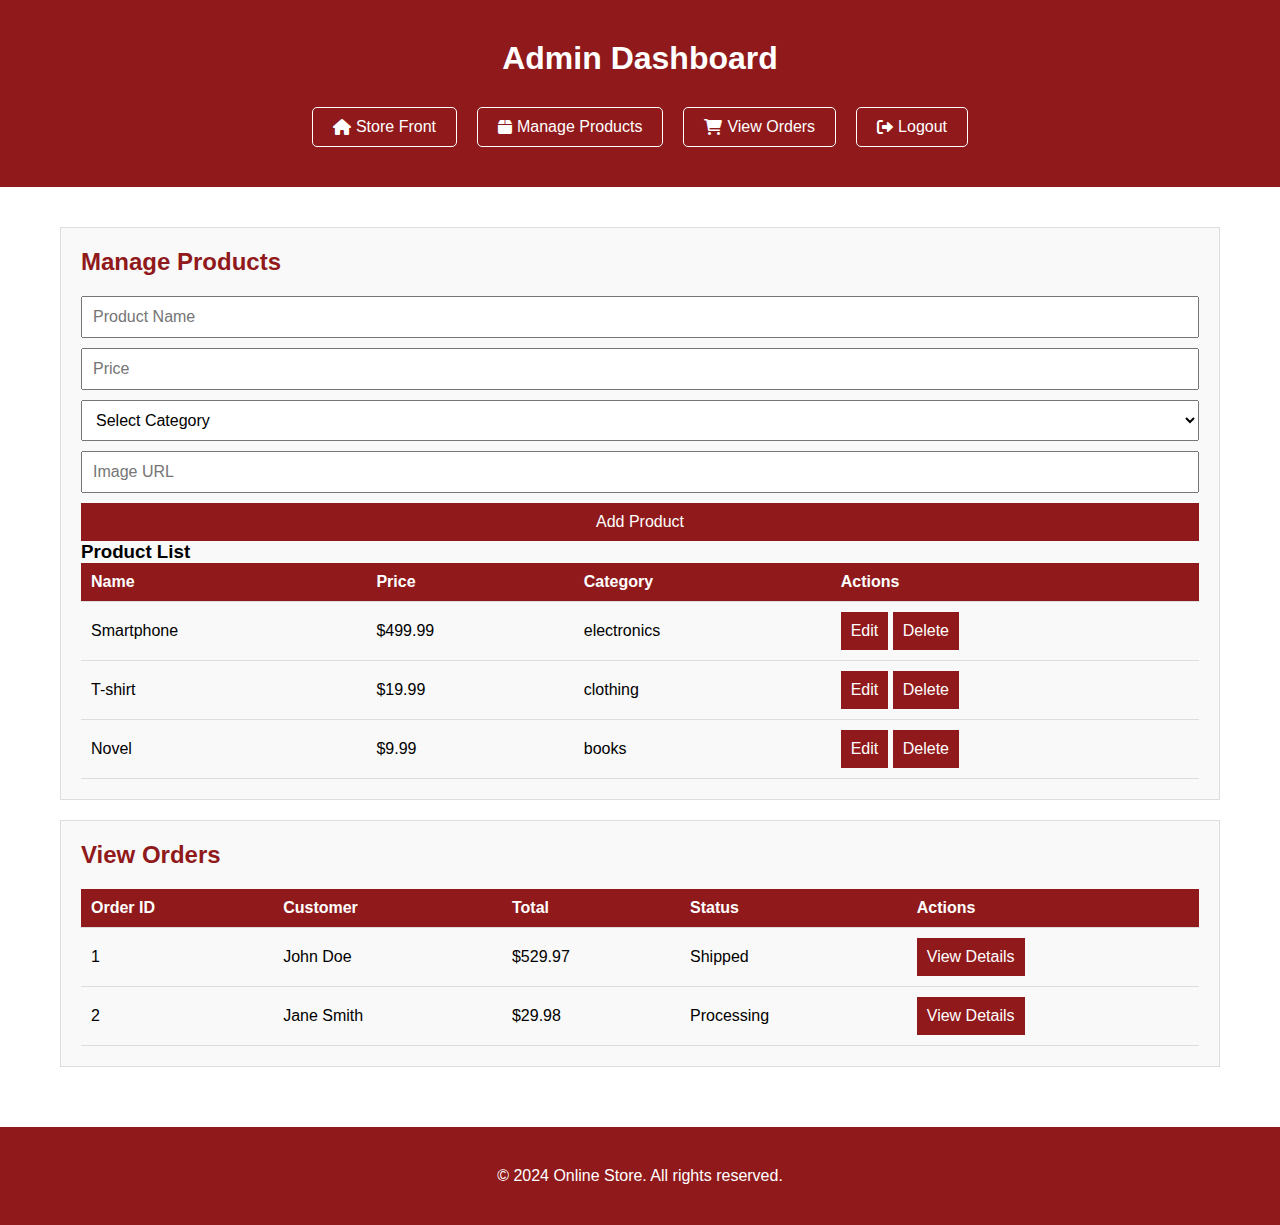
<file: admin.html>
<!DOCTYPE html>
<html lang="en">
<head>
    <meta charset="UTF-8">
    <meta name="viewport" content="width=device-width, initial-scale=1.0">
    <title>Admin Dashboard - Online Store</title>
    <link rel="stylesheet" href="https://cdnjs.cloudflare.com/ajax/libs/font-awesome/6.0.0-beta3/css/all.min.css">
    <style>
        * {
            margin: 0;
            padding: 0;
            box-sizing: border-box;
        }

        body {
            font-family: Arial, sans-serif;
            display: flex;
            flex-direction: column;
            min-height: 100vh;
        }

        .container {
            max-width: 1200px;
            margin: 0 auto;
            padding: 20px;
        }

        header {
            background-color: #90191B;
            color: white;
            padding: 20px 0;
        }

        header h1 {
            text-align: center;
            margin-bottom: 30px;
        }

        nav ul {
            list-style: none;
            display: flex;
            justify-content: center;
            gap: 20px;
        }

        nav ul li a {
            color: white;
            text-decoration: none;
            padding: 10px 20px;
            border: 1px solid white;
            border-radius: 5px;
            display: flex;
            align-items: center;
        }

        nav ul li a i {
            margin-right: 5px;
        }

        nav ul li a:hover {
            background-color: white;
            color: #90191B;
        }

        main {
            flex: 1;
            padding: 20px;
        }

        h2 {
            color: #90191B;
            margin-bottom: 20px;
        }

        .admin-section {
            background-color: #f9f9f9;
            border: 1px solid #ddd;
            padding: 20px;
            margin-bottom: 20px;
        }

        form {
            display: flex;
            flex-direction: column;
            gap: 10px;
        }

        input, select, button {
            padding: 10px;
            font-size: 1em;
        }

        button {
            background-color: #90191B;
            color: white;
            border: none;
            cursor: pointer;
        }

        button:hover {
            background-color: #B81A1B;
        }

        table {
            width: 100%;
            border-collapse: collapse;
        }

        th, td {
            padding: 10px;
            text-align: left;
            border-bottom: 1px solid #ddd;
        }

        th {
            background-color: #90191B;
            color: white;
        }

        footer {
            background-color: #90191B;
            color: white;
            text-align: center;
            padding: 20px 0;
        }

        @media(max-width: 768px) {
            nav ul {
                flex-direction: column;
                align-items: center;
            }
        }
    </style>
</head>
<body>
    <header>
        <div class="container">
            <h1>Admin Dashboard</h1>
            <nav>
                <ul>
                    <li><a href="index.html"><i class="fas fa-home"></i> Store Front</a></li>
                    <li><a href="#products"><i class="fas fa-box"></i> Manage Products</a></li>
                    <li><a href="#orders"><i class="fas fa-shopping-cart"></i> View Orders</a></li>
                    <li><a href="#" onclick="logout()"><i class="fas fa-sign-out-alt"></i> Logout</a></li>
                </ul>
            </nav>
        </div>
    </header>

    <main>
        <div class="container">
            <section id="products" class="admin-section">
                <h2>Manage Products</h2>
                <form id="add-product-form">
                    <input type="text" id="product-name" placeholder="Product Name" required>
                    <input type="number" id="product-price" placeholder="Price" step="0.01" required>
                    <select id="product-category" required>
                        <option value="">Select Category</option>
                        <option value="electronics">Electronics</option>
                        <option value="clothing">Clothing</option>
                        <option value="books">Books</option>
                    </select>
                    <input type="text" id="product-image" placeholder="Image URL" required>
                    <button type="submit">Add Product</button>
                </form>
                <h3>Product List</h3>
                <table id="product-list">
                    <thead>
                        <tr>
                            <th>Name</th>
                            <th>Price</th>
                            <th>Category</th>
                            <th>Actions</th>
                        </tr>
                    </thead>
                    <tbody>
                        <!-- Product rows will be dynamically added here -->
                    </tbody>
                </table>
            </section>

            <section id="orders" class="admin-section">
                <h2>View Orders</h2>
                <table id="order-list">
                    <thead>
                        <tr>
                            <th>Order ID</th>
                            <th>Customer</th>
                            <th>Total</th>
                            <th>Status</th>
                            <th>Actions</th>
                        </tr>
                    </thead>
                    <tbody>
                        <!-- Order rows will be dynamically added here -->
                    </tbody>
                </table>
            </section>
        </div>
    </main>

    <footer>
        <div class="container">
            <p>&copy; 2024 Online Store. All rights reserved.</p>
        </div>
    </footer>

    <script>
        // Sample product data
        let products = [
            { id: 1, name: "Smartphone", price: 499.99, category: "electronics", image: "smartphone.jpg" },
            { id: 2, name: "T-shirt", price: 19.99, category: "clothing", image: "tshirt.jpg" },
            { id: 3, name: "Novel", price: 9.99, category: "books", image: "novel.jpg" }
        ];

        // Sample order data
        let orders = [
            { id: 1, customer: "John Doe", total: 529.97, status: "Shipped" },
            { id: 2, customer: "Jane Smith", total: 29.98, status: "Processing" }
        ];

        // Function to display products
        function displayProducts() {
            const productList = document.getElementById('product-list').getElementsByTagName('tbody')[0];
            productList.innerHTML = '';
            products.forEach(product => {
                const row = productList.insertRow();
                row.innerHTML = `
                    <td>${product.name}</td>
                    <td>$${product.price.toFixed(2)}</td>
                    <td>${product.category}</td>
                    <td>
                        <button onclick="editProduct(${product.id})">Edit</button>
                        <button onclick="deleteProduct(${product.id})">Delete</button>
                    </td>
                `;
            });
        }

        // Function to display orders
        function displayOrders() {
            const orderList = document.getElementById('order-list').getElementsByTagName('tbody')[0];
            orderList.innerHTML = '';
            orders.forEach(order => {
                const row = orderList.insertRow();
                row.innerHTML = `
                    <td>${order.id}</td>
                    <td>${order.customer}</td>
                    <td>$${order.total.toFixed(2)}</td>
                    <td>${order.status}</td>
                    <td>
                        <button onclick="viewOrderDetails(${order.id})">View Details</button>
                    </td>
                `;
            });
        }

        // Function to add a new product
        document.getElementById('add-product-form').addEventListener('submit', function(e) {
            e.preventDefault();
            const newProduct = {
                id: products.length + 1,
                name: document.getElementById('product-name').value,
                price: parseFloat(document.getElementById('product-price').value),
                category: document.getElementById('product-category').value,
                image: document.getElementById('product-image').value
            };
            products.push(newProduct);
            displayProducts();
            this.reset();
        });

        // Function to edit a product (placeholder)
        function editProduct(id) {
            alert(`Edit product with ID ${id}`);
            // Implement edit functionality
        }

        // Function to delete a product
        function deleteProduct(id) {
            products = products.filter(product => product.id !== id);
            displayProducts();
        }

        // Function to view order details (placeholder)
        function viewOrderDetails(id) {
            alert(`View details for order ${id}`);
            // Implement order details view
        }

        // Function to handle logout
        function logout() {
            alert("You have been logged out.");
            // Redirect to login page or implement actual logout logic
            window.location.href = "index.html";
        }

        // Initialize the dashboard
        displayProducts();
        displayOrders();
    </script>
</body>
</html>
</file>
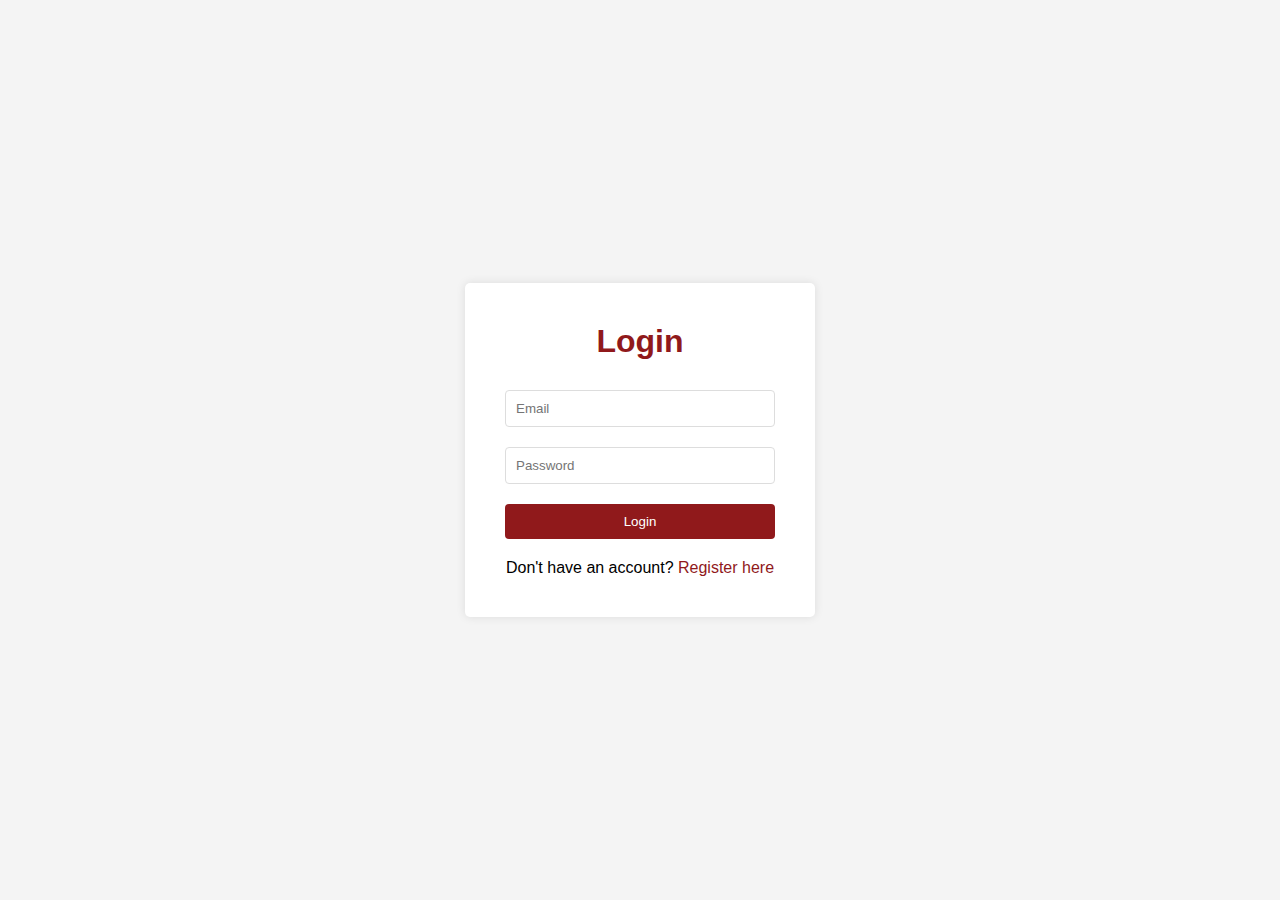
<file: login.html>
<!DOCTYPE html>
<html lang="en">
<head>
    <meta charset="UTF-8">
    <meta name="viewport" content="width=device-width, initial-scale=1.0">
    <title>Login - Online Store</title>
    <link rel="stylesheet" href="https://cdnjs.cloudflare.com/ajax/libs/font-awesome/6.0.0-beta3/css/all.min.css">
    <style>
        * {
            margin: 0;
            padding: 0;
            box-sizing: border-box;
        }

        body {
            font-family: Arial, sans-serif;
            background-color: #f4f4f4;
            display: flex;
            justify-content: center;
            align-items: center;
            height: 100vh;
        }

        .login-container {
            background-color: white;
            padding: 40px;
            border-radius: 5px;
            box-shadow: 0 0 10px rgba(0, 0, 0, 0.1);
            width: 350px;
        }

        h1 {
            text-align: center;
            color: #90191B;
            margin-bottom: 20px;
        }

        form {
            display: flex;
            flex-direction: column;
        }

        input {
            margin: 10px 0;
            padding: 10px;
            border: 1px solid #ddd;
            border-radius: 4px;
        }

        button {
            background-color: #90191B;
            color: white;
            border: none;
            padding: 10px;
            border-radius: 4px;
            cursor: pointer;
            margin-top: 10px;
        }

        button:hover {
            background-color: #B81A1B;
        }

        .register-link {
            text-align: center;
            margin-top: 20px;
        }

        .register-link a {
            color: #90191B;
            text-decoration: none;
        }

        .register-link a:hover {
            text-decoration: underline;
        }
    </style>
</head>
<body>
    <div class="login-container">
        <h1>Login</h1>
        <form id="login-form">
            <input type="email" id="email" placeholder="Email" required>
            <input type="password" id="password" placeholder="Password" required>
            <button type="submit">Login</button>
        </form>
        <div class="register-link">
            <p>Don't have an account? <a href="register.html">Register here</a></p>
        </div>
    </div>

    <script>
        document.getElementById('login-form').addEventListener('submit', function(e) {
    e.preventDefault();
    const email = document.getElementById('email').value;
    const password = document.getElementById('password').value;
    
    // Simulate login process (you would typically send the login data to your server)
    console.log('Login attempt:', { email, password });
    
    // Assuming login is successful (add actual authentication logic here)
    alert('Login successful!');
    
    // Redirect to index.html after successful login
    window.location.href = 'index.html';
});

    </script>
</body>
</html>
</file>
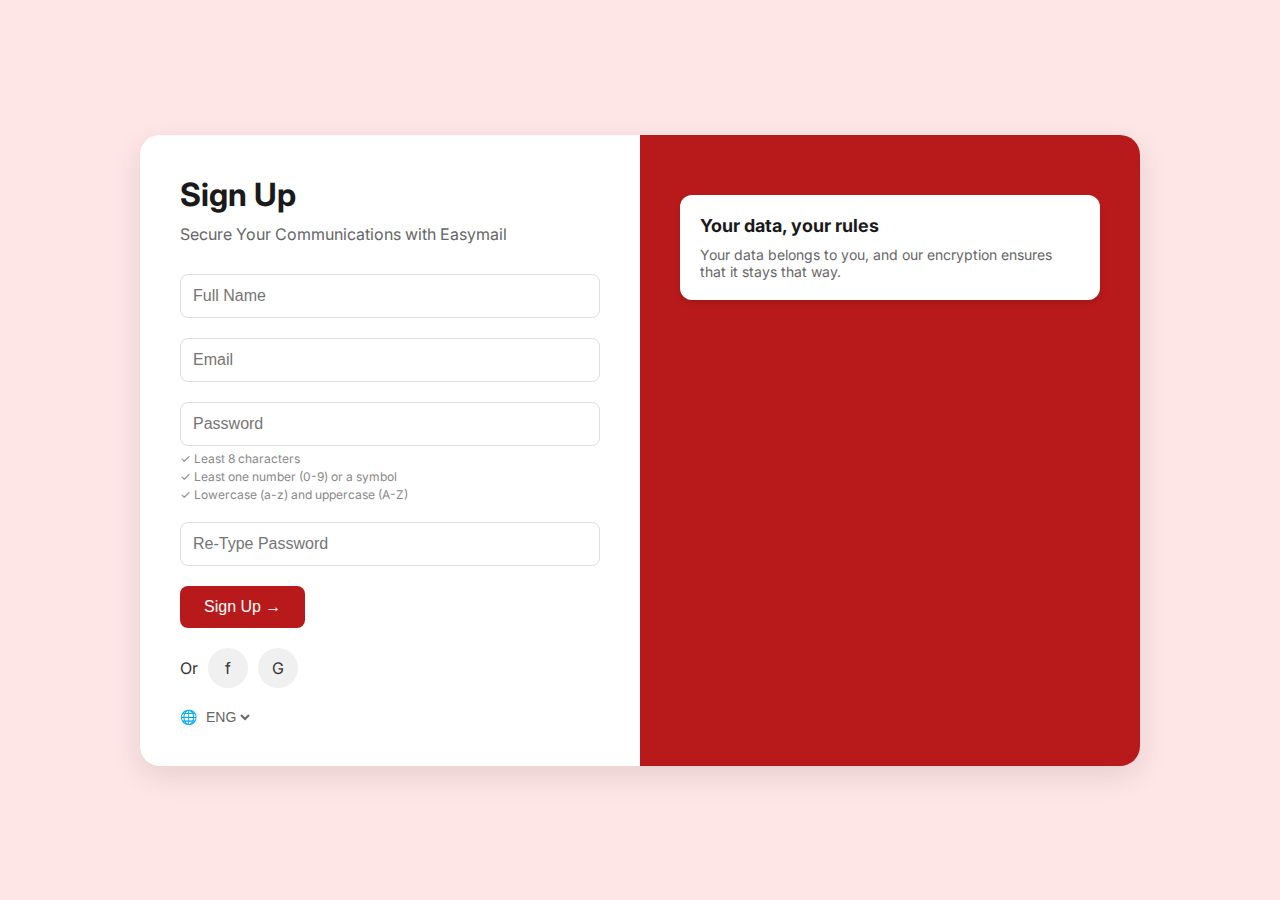
<file: register.html>
<!DOCTYPE html>
<html lang="en">
<head>
    <meta charset="UTF-8">
    <meta name="viewport" content="width=device-width, initial-scale=1.0">
    <title>Sign Up - Easymail</title>
    <link href="https://fonts.googleapis.com/css2?family=Inter:wght@400;500;600&display=swap" rel="stylesheet">
    <style>
        * {
            margin: 0;
            padding: 0;
            box-sizing: border-box;
        }

        body {
            font-family: 'Inter', sans-serif;
            background-color: #FFE6E6;
            display: flex;
            justify-content: center;
            align-items: center;
            height: 100vh;
            color: #333;
        }

        /* Container styles */
        .container {
            background-color: white;
            border-radius: 20px;
            box-shadow: 0 10px 30px rgba(0, 0, 0, 0.1);
            display: flex;
            width: 1000px;
            overflow: hidden;
        }

        /* Sign-up form styles */
        .signup-form {
            flex: 1;
            padding: 40px;
        }

        h1 {
            font-size: 32px;
            margin-bottom: 10px;
            color: #1a1a1a;
        }

        .subtitle {
            color: #666;
            margin-bottom: 30px;
        }

        /* Input styles */
        .input-group {
            margin-bottom: 20px;
        }

        .input-group input {
            width: 100%;
            padding: 12px;
            border: 1px solid #ddd;
            border-radius: 8px;
            font-size: 16px;
            transition: border-color 0.3s;
        }

        .input-group input:focus {
            outline: none;
            border-color: #B81A1B;
        }

        /* Password requirements */
        .password-requirements {
            font-size: 12px;
            color: #888;
            margin-top: 5px;
            list-style-type: none;
        }

        .password-requirements li {
            margin-bottom: 3px;
        }

        /* Button styles */
        .signup-button {
            background-color: #B81A1B;
            color: white;
            border: none;
            padding: 12px 24px;
            border-radius: 8px;
            font-size: 16px;
            cursor: pointer;
            transition: background-color 0.3s, transform 0.1s;
        }

        .signup-button:hover {
            background-color: #A0161B;
        }

        .signup-button:active {
            transform: translateY(1px);
        }

        /* Social login styles */
        .social-login {
            margin-top: 20px;
            display: flex;
            align-items: center;
            gap: 10px;
        }

        .social-icon {
            width: 40px;
            height: 40px;
            border-radius: 50%;
            background-color: #f0f0f0;
            display: flex;
            align-items: center;
            justify-content: center;
            cursor: pointer;
            transition: background-color 0.3s;
        }

        .social-icon:hover {
            background-color: #e0e0e0;
        }

        /* Visual section styles */
        .visual-section {
            flex: 1;
            background-color: #B81A1B;
            padding: 40px;
            color: white;
            display: flex;
            flex-direction: column;
            justify-content: space-between;
        }

        .info-card {
            background-color: white;
            border-radius: 12px;
            padding: 20px;
            margin-top: 20px;
            box-shadow: 0 4px 6px rgba(0, 0, 0, 0.1);
        }

        .info-card h3 {
            font-size: 18px;
            margin-bottom: 10px;
            color: #1a1a1a;
        }

        .info-card p {
            font-size: 14px;
            color: #666;
        }

        /* Language selector styles */
        .language-selector {
            display: flex;
            align-items: center;
            gap: 5px;
            font-size: 14px;
            margin-top: 20px;
        }

        .language-selector select {
            border: none;
            background-color: transparent;
            font-size: 14px;
            color: #666;
            cursor: pointer;
        }

        /* Responsive design */
        @media (max-width: 768px) {
            .container {
                flex-direction: column;
                width: 100%;
                height: auto;
                border-radius: 0;
            }

            .signup-form,
            .visual-section {
                width: 100%;
            }
        }
    </style>
</head>
<body>
    <div class="container">
        <div class="signup-form">
            <h1>Sign Up</h1>
            <p class="subtitle">Secure Your Communications with Easymail</p>
            <form id="register-form">
                <div class="input-group">
                    <input type="text" id="name" placeholder="Full Name" required>
                </div>
                <div class="input-group">
                    <input type="email" id="email" placeholder="Email" required>
                </div>
                <div class="input-group">
                    <input type="password" id="password" placeholder="Password" required>
                    <ul class="password-requirements">
                        <li>✓ Least 8 characters</li>
                        <li>✓ Least one number (0-9) or a symbol</li>
                        <li>✓ Lowercase (a-z) and uppercase (A-Z)</li>
                    </ul>
                </div>
                <div class="input-group">
                    <input type="password" id="confirm-password" placeholder="Re-Type Password" required>
                </div>
                <button type="submit" class="signup-button">Sign Up →</button>
            </form>
            <div class="social-login">
                <span>Or</span>
                <div class="social-icon">f</div>
                <div class="social-icon">G</div>
            </div>
            <div class="language-selector">
                <span>🌐</span>
                <select>
                    <option>ENG</option>
                </select>
            </div>
        </div>
        <div class="visual-section">
            <div class="info-card">
                <h3>Your data, your rules</h3>
                <p>Your data belongs to you, and our encryption ensures that it stays that way.</p>
            </div>
        </div>
    </div>
    <script>
        document.getElementById('register-form').addEventListener('submit', function(e) {
            e.preventDefault();
            const name = document.getElementById('name').value;
            const email = document.getElementById('email').value;
            const password = document.getElementById('password').value;
            const confirmPassword = document.getElementById('confirm-password').value;
            
            if (password !== confirmPassword) {
                alert("Passwords don't match!");
                return;
            }
            
            // Here you would typically send the registration data to your server
            console.log('Registration attempt:', { name, email, password });
            
            // For demonstration purposes, we'll just log the user in
            alert('Registration successful!');
            // Redirect to the login page or directly to the main page
            window.location.href = 'login.html';
        });
    </script>
</body>
</html>
</file>
